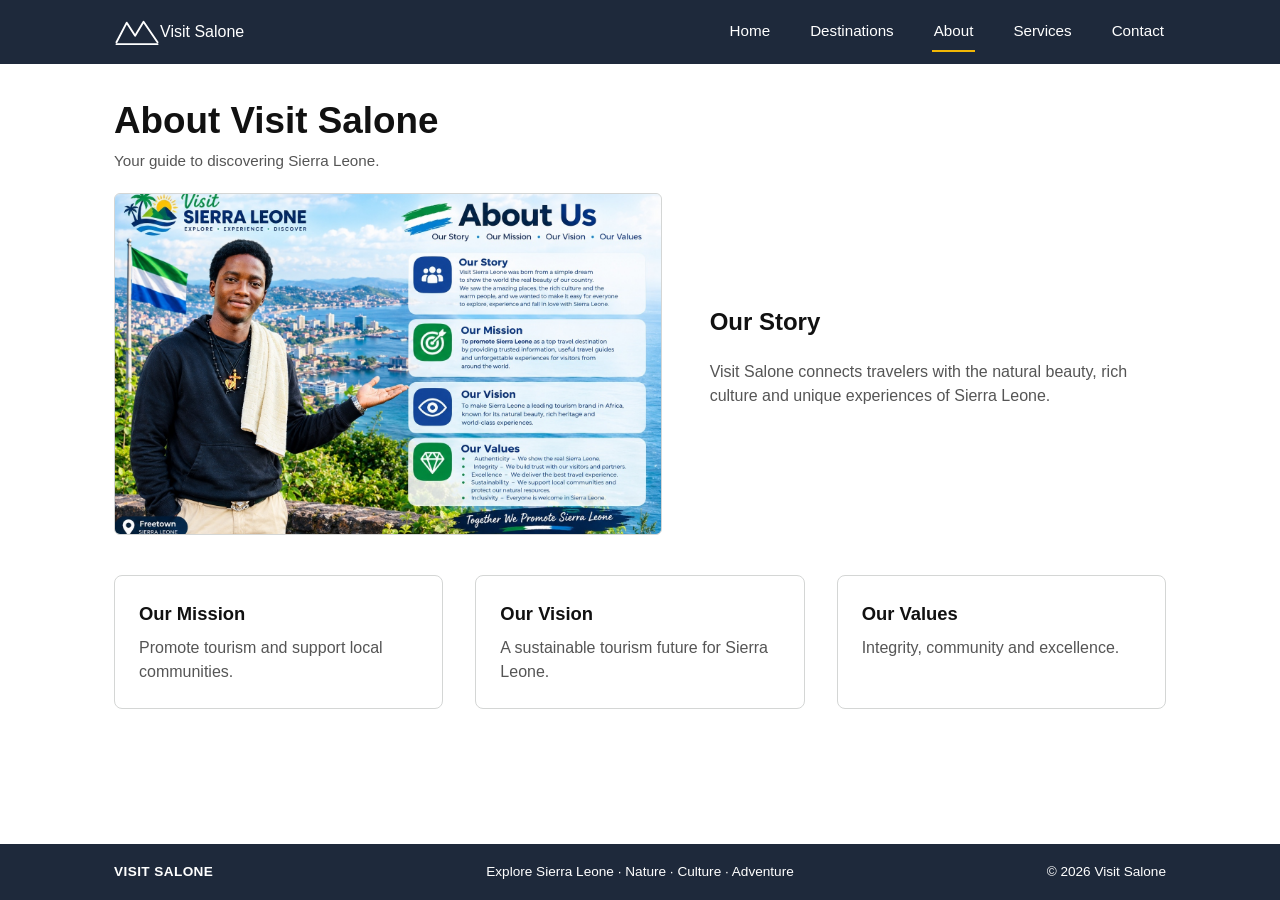
<file: about.html>
<!DOCTYPE html>
<html lang="en">
<head>
  <meta charset="UTF-8">
  <meta name="viewport" content="width=device-width, initial-scale=1">
  <title>About | Visit Salone</title>
  <meta name="description" content="Visit Salone: discover the destinations, culture and nature of Sierra Leone.">
  <link rel="stylesheet" href="css/style.css">
  <script src="js/script.js" defer></script>
</head>
<body>
<header class="site-header">
  <div class="container header-inner">
    <a class="logo" href="index.html" aria-label="Visit Salone home"><svg viewBox="0 0 46 30"
     width="46"
     height="30"
     xmlns="http://www.w3.org/2000/svg"
     aria-hidden="true">
    <!-- Mountain outline -->
    <polyline
        points="1,26 12,5 21,19 30,4 45,26"
        fill="none"
        stroke="#ffffff"
        stroke-width="2"
        stroke-linecap="round"
        stroke-linejoin="round"
    />

    <!-- Missing bottom line -->
    <line
        x1="1"
        y1="28"
        x2="45"
        y2="28"
        stroke="#ffffff"
        stroke-width="2"
        stroke-linecap="round"
    />
</svg><span>Visit Salone</span></a>
    <button class="nav-toggle" type="button" aria-expanded="false" aria-controls="site-nav" aria-label="Toggle navigation menu"><span></span><span></span><span></span></button>
    <nav class="site-nav" id="site-nav" aria-label="Main navigation">
      <ul class="nav-list">
        <li><a href="index.html">Home</a></li>
        <li><a href="destinations.html">Destinations</a></li>
        <li><a href="about.html" aria-current="page">About</a></li>
        <li><a href="services.html">Services</a></li>
        <li><a href="contact.html">Contact</a></li>
      </ul>
    </nav>
  </div>
</header>

<main id="main">
<section class="page-head">
  <div class="container">
    <h1>About Visit Salone</h1>
    <p>Your guide to discovering Sierra Leone.</p>
  </div>
</section>

<section class="container about-split" aria-label="Our story">
  <!-- IMAGE 1: ABOUT IMAGE — paste your image URL in src below -->
  <div class="image-container" data-label="About image">
    <a href="https://www.britannica.com/place/Freetown">
      <img src="images/about.jpg.jpg"alt="People and
     landscapes of Sierra Leone" loading="lazy"></a>
  </div>
  <div class="story">
    <h2>Our Story</h2>
    <p>Visit Salone connects travelers with the natural beauty, rich culture and unique experiences of Sierra Leone.</p>
  </div>
</section>

<section class="container" aria-label="Mission, vision and values">
  <div class="values-grid">
    <article class="info-card"><h3>Our Mission</h3><p>Promote tourism and support local communities.</p></article>
    <article class="info-card"><h3>Our Vision</h3><p>A sustainable tourism future for Sierra Leone.</p></article>
    <article class="info-card"><h3>Our Values</h3><p>Integrity, community and excellence.</p></article>
  </div>
</section>
</main>

<footer class="site-footer">
  <div class="container footer-inner">
    <div class="footer-brand">Visit Salone</div>
    <div class="footer-tagline">Explore Sierra Leone &middot; Nature &middot; Culture &middot; Adventure</div>
    <div class="footer-copy">&copy; 2026 Visit Salone</div>
  </div>
</footer>
</body>
</html>
</file>
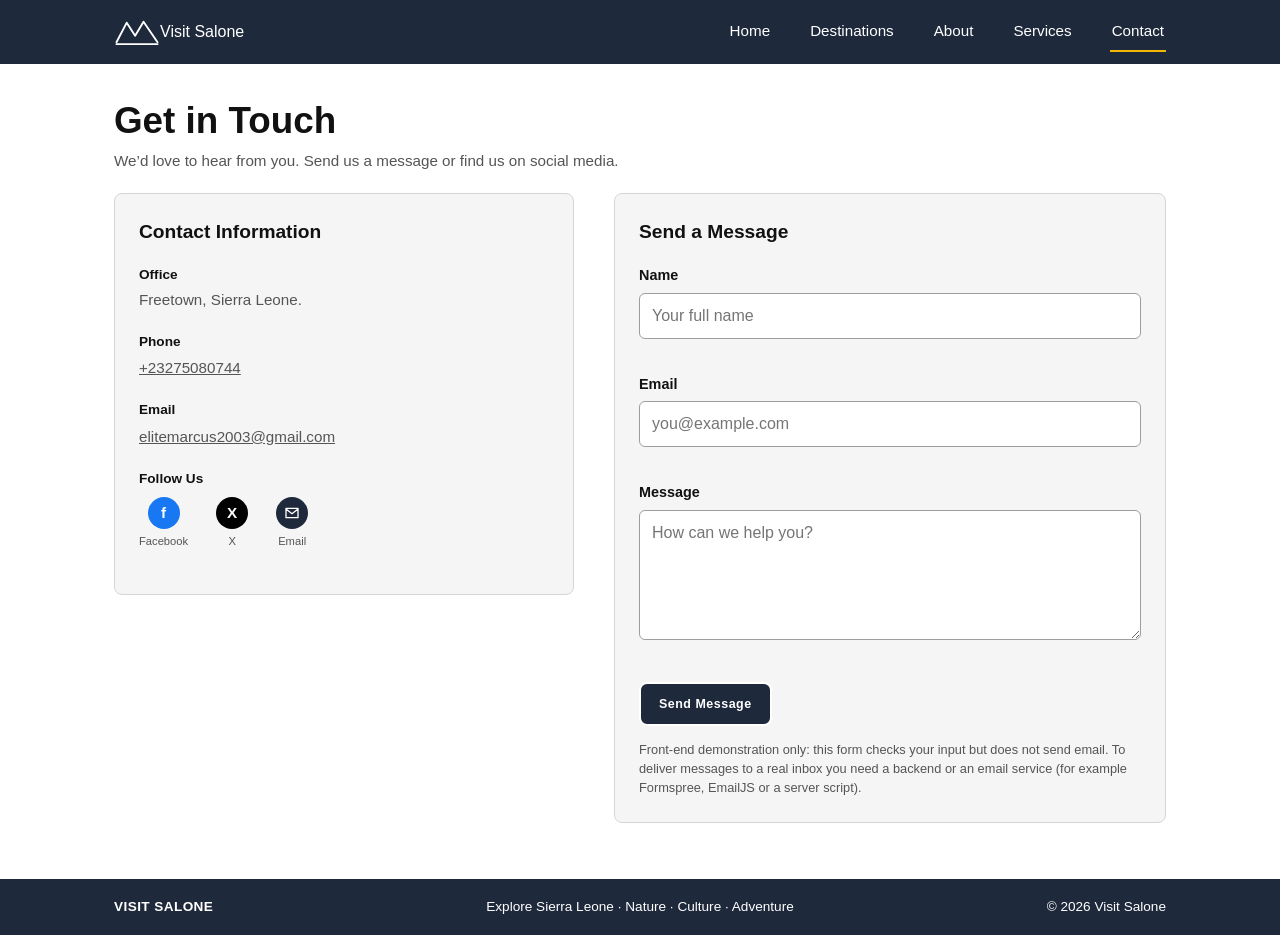
<file: contact.html>
<!DOCTYPE html>
<html lang="en">
<head>
  <meta charset="UTF-8">
  <meta name="viewport" content="width=device-width, initial-scale=1">
  <title>Contact | Visit Salone</title>
  <meta name="description" content="Visit Salone: discover the destinations, culture and nature of Sierra Leone.">
  <link rel="stylesheet" href="css/style.css">
  <script src="js/script.js" defer></script>
</head>
<body>
<header class="site-header">
  <div class="container header-inner">
    <a class="logo" href="index.html" aria-label="Visit Salone home"><svg viewBox="0 0 46 30"
     width="46"
     height="30"
     xmlns="http://www.w3.org/2000/svg"
     aria-hidden="true">
    <!-- Mountain outline -->
    <polyline
        points="1,26 12,5 21,19 30,4 45,26"
        fill="none"
        stroke="#ffffff"
        stroke-width="2"
        stroke-linecap="round"
        stroke-linejoin="round"
    />

    <!-- Missing bottom line -->
    <line
        x1="1"
        y1="28"
        x2="45"
        y2="28"
        stroke="#ffffff"
        stroke-width="2"
        stroke-linecap="round"
    />
</svg><span>Visit Salone</span></a>
    <button class="nav-toggle" type="button" aria-expanded="false" aria-controls="site-nav" aria-label="Toggle navigation 
    menu"><span></span><span></span><span></span></button>
    <nav class="site-nav" id="site-nav" aria-label="Main navigation">
      <ul class="nav-list">
        <li><a href="index.html">Home</a></li>
        <li><a href="destinations.html">Destinations</a></li>
        <li><a href="about.html">About</a></li>
        <li><a href="services.html">Services</a></li>
        <li><a href="contact.html" aria-current="page">Contact</a></li>
      </ul>
    </nav>
  </div>
</header>

<main id="main">
<section class="page-head">
  <div class="container">
    <h1>Get in Touch</h1>
    <p>We&rsquo;d love to hear from you. Send us a message or find us on social media.</p>
  </div>
</section>

<section class="container contact-grid" aria-label="Contact">
  <div class="contact-card">
    <h2>Contact Information</h2>
    <div class="contact-item"><h3>Office</h3><p>Freetown, Sierra Leone.</p></div>
    <div class="contact-item"><h3>Phone</h3><a href="tel:+23275080744">+23275080744</a></div>
    <div class="contact-item"><h3>Email</h3><a href="mailto:elitemarcus2003@gmail.com">elitemarcus2003@gmail.com</a></div>
    <div class="contact-item">
      <h3>Follow Us</h3>
      <ul class="social-list">
        <!-- SOCIAL LINKS: replace each PASTE_ URL with your real profile address -->
        <li><a href="https://www.facebook.com/" target="_blank" rel="noopener"><span class="social-icon fb" aria-hidden="true">f</span>Facebook</a></li>
        <li><a href="https://x.com/" target="_blank" rel="noopener"><span class="social-icon x" aria-hidden="true">X</span>X</a></li>
        <li><a href="mailto:elitemarcus2003@gmail.com"><span class="social-icon mail"><svg viewBox="0 0 24 24" aria-hidden="true"><path d="M3 5h18v14H3z M3 6l9 7 9-7" fill="none" stroke="#fff" stroke-width="2" stroke-linejoin="round"/></svg></span>Email</a></li>
      </ul>
    </div>
  </div>

  <div class="contact-card">
    <h2>Send a Message</h2>
    <form id="contact-form" novalidate>
      <div class="form-field">
        <label for="name">Name</label>
        <input type="text" id="name" name="name" placeholder="Your full name" autocomplete="name" aria-describedby="name-error" required>
        <p class="field-error" id="name-error"></p>
      </div>
      <div class="form-field">
        <label for="email">Email</label>
        <input type="email" id="email" name="email" placeholder="you@example.com" autocomplete="email" aria-describedby="email-error" required>
        <p class="field-error" id="email-error"></p>
      </div>
      <div class="form-field">
        <label for="message">Message</label>
        <textarea id="message" name="message" placeholder="How can we help you?" aria-describedby="message-error" required></textarea>
        <p class="field-error" id="message-error"></p>
      </div>
      <button class="btn" type="submit">Send Message</button>
      <p class="form-status" id="form-status" role="status" hidden></p>
      <p class="form-note">Front-end demonstration only: this form checks your input but does not send email. To deliver messages to a real inbox you need a backend or an email service (for example Formspree, EmailJS or a server script).</p>
    </form>
  </div>
</section>
</main>

<footer class="site-footer">
  <div class="container footer-inner">
    <div class="footer-brand">Visit Salone</div>
    <div class="footer-tagline">Explore Sierra Leone &middot; Nature &middot; Culture &middot; Adventure</div>
    <div class="footer-copy">&copy; 2026 Visit Salone</div>
  </div>
</footer>
</body>
</html>
</file>
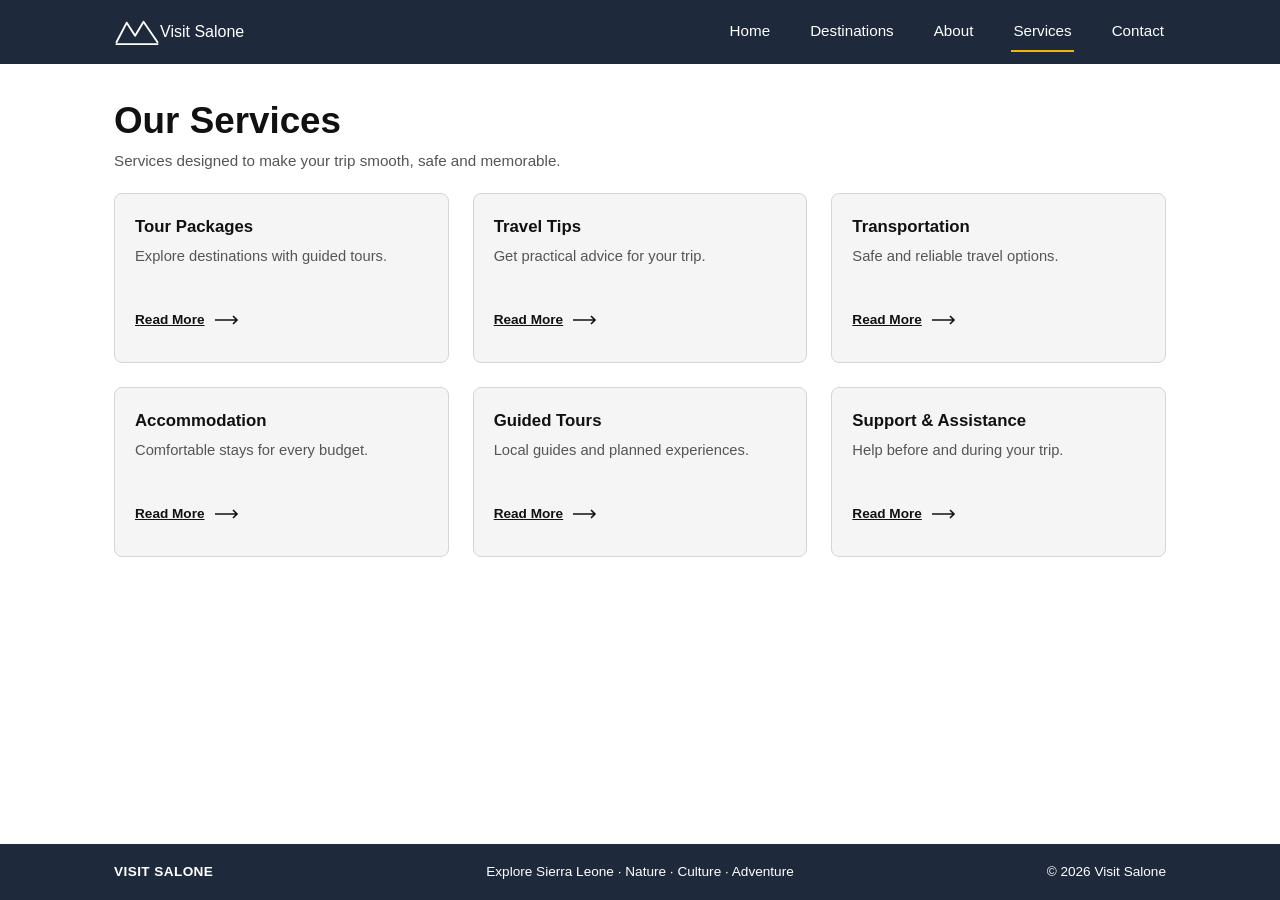
<file: services.html>
<!DOCTYPE html>
<html lang="en">
<head>
  <meta charset="UTF-8">
  <meta name="viewport" content="width=device-width, initial-scale=1">
  <title>Services | Visit Salone</title>
  <meta name="description" content="Visit Salone: discover the destinations, culture and nature of Sierra Leone.">
  <link rel="stylesheet" href="css/style.css">
  <script src="js/script.js" defer></script>
</head>
<body>
<header class="site-header">
  <div class="container header-inner">
    <a class="logo" href="index.html" aria-label="Visit Salone home"><svg viewBox="0 0 46 30"
     width="46"
     height="30"
     xmlns="http://www.w3.org/2000/svg"
     aria-hidden="true">
    <!-- Mountain outline -->
    <polyline
        points="1,26 12,5 21,19 30,4 45,26"
        fill="none"
        stroke="#ffffff"
        stroke-width="2"
        stroke-linecap="round"
        stroke-linejoin="round"
    />

    <!-- Missing bottom line -->
    <line
        x1="1"
        y1="28"
        x2="45"
        y2="28"
        stroke="#ffffff"
        stroke-width="2"
        stroke-linecap="round"
    />
</svg><span>Visit Salone</span></a>
    <button class="nav-toggle" type="button" aria-expanded="false" aria-controls="site-nav" aria-label="Toggle navigation menu"><span></span><span></span><span></span></button>
    <nav class="site-nav" id="site-nav" aria-label="Main navigation">
      <ul class="nav-list">
        <li><a href="index.html">Home</a></li>
        <li><a href="destinations.html">Destinations</a></li>
        <li><a href="about.html">About</a></li>
        <li><a href="services.html" aria-current="page">Services</a></li>
        <li><a href="contact.html">Contact</a></li>
      </ul>
    </nav>
  </div>
</header>

<main id="main">
<section class="page-head">
  <div class="container">
    <h1>Our Services</h1>
    <p>Services designed to make your trip smooth, safe and memorable.</p>
  </div>
</section>

<section class="container" aria-label="Services">
  <div class="service-grid">
    <article class="service-card">
      <div>
        <h2>Tour Packages</h2>
        <p>Explore destinations with guided tours.</p>
      </div>
      <button class="read-more" type="button" data-service="tour-packages" aria-haspopup="dialog
      "><a href="https://www.youtube.com/watch?v=Fv5XoeNM1dks">Read More</a><svg width="24" height="10" viewBox="0 0 24 10" aria-hidden="true"><path d="M0 5h22M18 1l4 4-4 4" fill="none" stroke="currentColor" stroke-width="1.6"/></svg><span class="sr-only"> about Tour Packages</span></button>
    </article>
    <article class="service-card">
      <div>
        <h2>Travel Tips</h2>
        <p>Get practical advice for your trip.</p>
      </div>
      <button class="read-more" type="button" data-service="travel-tips" aria-haspopup="dialog"
      ><a href="https://www.switsalone.com/5-things-to-book-before-you-land-in-freetown/">Read More</a> <svg width="24" height="10" viewBox="0 0 24 10" aria-hidden="true"><path d="M0 5h22M18 1l4 4-4 4" fill="none" stroke="currentColor" stroke-width="1.6"/></svg><span class="sr-only"> about Travel Tips</span></button>
    </article>
    <article class="service-card">
      <div>
        <h2>Transportation</h2>
        <p>Safe and reliable travel options.</p>
      </div>
      <button class="read-more" type="button" data-service="transportation" aria-haspopup="dialog"
      ><a href="https://www.britannica.com/place/Sierra-Leone/Resources-and-power">Read More</a> <svg width="24" height="10" viewBox="0 0 24 10" aria-hidden="true"><path d="M0 5h22M18 1l4 4-4 4" fill="none" stroke="currentColor" stroke-width="1.6"/></svg><span class="sr-only"> about Transportation</span></button>
    </article>
    <article class="service-card">
      <div>
        <h2>Accommodation</h2>
        <p>Comfortable stays for every budget.</p>
      </div>
      <button class="read-more" type="button" data-service="accommodation" aria-haspopup="dialog"
      ><a href="https://www.switsalone.com/sierra-leone-swiss-spirit-hotel-suites-freetown-has-an-unbeatable-holiday-deal/">Read More</a> <svg width="24" height="10" viewBox="0 0 24 10" aria-hidden="true"><path d="M0 5h22M18 1l4 4-4 4" fill="none" stroke="currentColor" stroke-width="1.6"/></svg><span class="sr-only"> about Accommodation</span></button>
    </article>
    <article class="service-card">
      <div>
        <h2>Guided Tours</h2>
        <p>Local guides and planned experiences.</p>
      </div>
      <button class="read-more" type="button" data-service="guided-tours" aria-haspopup="dialog"
      ><a href="https://www.traveldailynews.com/meetings-events/sierra-leone-prepares-africa-gastronomy-tourism-forum/">Read More</a> <svg width="24" height="10" viewBox="0 0 24 10" aria-hidden="true"><path d="M0 5h22M18 1l4 4-4 4" fill="none" stroke="currentColor" stroke-width="1.6"/></svg><span class="sr-only"> about Guided Tours</span></button>
    </article>
    <article class="service-card">
      <div>
        <h2>Support &amp; Assistance</h2>
        <p>Help before and during your trip.</p>
      </div>
      <button class="read-more" type="button" data-service="support" aria-haspopup="dialog"
      ><a href="https://www.switsalone.com/tbc-salone-profile-in-courage/">Read More</a> <svg width="24" height="10" viewBox="0 0 24 10" aria-hidden="true"><path d="M0 5h22M18 1l4 4-4 4" fill="none" stroke="currentColor" stroke-width="1.6"/></svg><span class="sr-only"> about Support &amp; Assistance</span></button>
    </article>
  </div>
</section>
</main>

<footer class="site-footer">
  <div class="container footer-inner">
    <div class="footer-brand">Visit Salone</div>
    <div class="footer-tagline">Explore Sierra Leone &middot; Nature &middot; Culture &middot; Adventure</div>
    <div class="footer-copy">&copy; 2026 Visit Salone</div>
  </div>
</footer>

<div class="modal" id="info-modal" role="dialog" aria-modal="true" aria-labelledby="modal-title" hidden>
  <div class="modal-panel">
    <button class="modal-close" type="button" data-modal-close aria-label="Close dialog">&times;</button>
    <h2 id="modal-title"></h2>
    <p class="modal-tag" id="modal-tag"></p>
    <p id="modal-text"></p>
    <ul id="modal-points"></ul>
    <a class="btn" id="modal-cta" href="contact.html"></a>
  </div>
</div>
</body>
</html>
</file>
<file: css/style.css>
/* ==========================================================
   Visit Salone — shared stylesheet (all five pages)
   Change header/footer colours here, in :root
   ========================================================== */
:root {
  --header-bg: #1E293B;   /* header background: change freely */
  --footer-bg: #1E293B;   /* footer background: change freely */
  --accent: #f2b705;
  --ink: #111111;
  --muted: #555555;
  --line: #d4d6d5;
  --soft: #f4f5f4;
  --placeholder: #e4e8e6;
  --radius: 8px;
  --max: 1100px;
}

*, *::before, *::after { box-sizing: border-box; }
html { scroll-behavior: smooth; }
body {
  margin: 0;
  background: #ffffff; /* page background must stay white */
  color: var(--ink);
  font-family: "Inter", "Segoe UI", Helvetica, Arial, sans-serif;
  line-height: 1.5;
  min-height: 100vh;
  display: flex;
  flex-direction: column;
}
main { flex: 1; }
img { max-width: 100%; }
a { color: inherit; }
h1, h2, h3, p { margin-top: 0; }
[hidden] { display: none !important; }
:focus-visible { outline: 3px solid var(--accent); outline-offset: 2px; }
.container { width: 100%; max-width: var(--max); margin: 0 auto; padding: 0 24px; }
.sr-only {
  position: absolute; width: 1px; height: 1px; margin: -1px; padding: 0;
  overflow: hidden; clip: rect(0 0 0 0); white-space: nowrap; border: 0;
}

/* ---------- Header ---------- */
.site-header { background: var(--header-bg); color: #fff; }
.header-inner {
  display: flex; align-items: center; justify-content: space-between;
  flex-wrap: wrap; min-height: 64px; gap: 8px 16px;
}
.logo {
    display: inline-flex;
    align-items: center;
    text-decoration: none;
    flex-shrink: 0;
}

.logo img {
    display: block;
    width: 180px;
    height: 40px;
    object-fit: contain;
}
.logo svg { width: 46px; height: 28px; flex: none; }
.nav-list { display: flex; gap: 36px; list-style: none; margin: 0; padding: 0; }
.nav-list a {
  display: inline-block; color: #fff; text-decoration: none;
  padding: 8px 2px; font-size: .95rem; border-bottom: 2px solid transparent;
}
.nav-list a:hover, .nav-list a[aria-current="page"] { border-bottom-color: var(--accent); }
.nav-toggle {
  display: none; background: transparent; border: 1px solid rgba(255,255,255,.6);
  border-radius: 6px; width: 44px; height: 40px; cursor: pointer; padding: 0;
  flex-direction: column; align-items: center; justify-content: center; gap: 5px;
}
.nav-toggle span { display: block; width: 20px; height: 2px; background: #fff; }

/* ---------- Page headings ---------- */
.page-head { padding: 36px 0 20px; }
.page-head h1 { font-size: clamp(1.7rem, 4vw, 2.3rem); font-weight: 800; line-height: 1.15; margin-bottom: 8px; }
.page-head p { color: var(--muted); font-size: .95rem; margin-bottom: 0; }

/* ---------- Image container (controls ALL image sizing) ---------- */
.image-container {
  position: relative; width: 100%; aspect-ratio: 16 / 9; overflow: hidden;
  background: var(--placeholder); border: 1px solid var(--line); border-radius: 6px;
}
.image-container::before {
  content: attr(data-label); position: absolute; inset: 0; display: grid; place-items: center;
  padding: 8px; text-align: center; color: #75807b; font-weight: 600; font-size: .8rem;
  letter-spacing: .05em; text-transform: uppercase;
}
.image-container img {
  position: absolute; inset: 0; display: block; width: 100%; height: 100%;
  object-fit: cover; object-position: center;
}
.image-container.img-missing img { display: none; }
.image-container.contain img { object-fit: contain; }

/* ---------- Buttons ---------- */
.btn {
  display: inline-block; background: var(--header-bg); color: #fff; text-decoration: none;
  border: 2px solid #fff; border-radius: 8px; padding: 10px 18px; min-height: 44px;
  font: inherit; font-size: .78rem; font-weight: 700; letter-spacing: .04em; cursor: pointer;
}
.btn:hover { background: #000; }

/* ---------- Cards ---------- */
.info-card {
  background: #fff; border: 1px solid var(--line); border-radius: var(--radius); padding: 24px;
}
.info-card h2, .info-card h3 { font-size: 1.15rem; font-weight: 700; margin-bottom: 8px; }
.info-card p { color: var(--muted); margin-bottom: 0; }

/* ---------- Home ---------- */
.hero { display: grid; grid-template-columns: 1.45fr 1fr; gap: 40px; align-items: center; }
.hero > * { min-width: 0; }
.hero-image { aspect-ratio: 16 / 8; background: #2d5a4b; color: #fff; }

/* =====================================
   VISIT SALONE — HERO IMAGE HOVER ZOOM
   ===================================== */

.hero-image {
    overflow: hidden;
    cursor: pointer;
}
.hero-image img {
    transition: transform 400ms cubic-bezier(0.2, 0.7, 0.3, 1);
    transform: scale(1);
    will-change: transform;
}
.hero-image:hover img {
    transform: scale(1.06);
}

/* Accessibility: disable animation if requested */
@media (prefers-reduced-motion: reduce) {
    .hero-image img {
        transition: none;
    }
}

/* =====================================
   ABOUT SECTION — IMAGE HOVER ZOOM
   ===================================== */

.about-split .image-container {
    overflow: hidden;
}

.about-split .image-container img {
    transition: transform 600ms cubic-bezier(0.2, 0.7, 0.3, 1);
    transform: scale(1);
}

.about-split .image-container:hover img {
    transform: scale(1.06);
}

/* Accessibility */
@media (prefers-reduced-motion: reduce) {
    .about-split .image-container img {
        transition: none;
    }
}


.hero-overlay {
    position: absolute;
    inset: 0;
    z-index: 1;
    display: flex;
    flex-direction: column;
    justify-content: space-between;
    align-items: center;
    padding: 20px;
    text-align: center;
    background: transparent;
}


.hero-overlay h2 {
    font-size: clamp(1.2rem, 2.6vw, 1.7rem);
    font-weight: 800;
    margin: 0;
    transform: translateY(145px);
    color: #f053c1;
}

/* Keep the tagline in its original position */
.hero-overlay .tagline {
    align-self: flex-start;
    margin: 0;
    font-size: .85rem;
    font-weight: 600;
    letter-spacing: .03em;
    text-align: center;
    color:#fefef9;
}


.feature-grid { display: grid; grid-template-columns: repeat(4, 1fr); gap: 24px; margin-top: 40px; }
.feature-card { display: block; text-decoration: none; text-align: center; min-width: 0; }
.feature-card .image-container { aspect-ratio: 16 / 9; }
.feature-card:hover .image-container { border-color: var(--header-bg); }
.card-name { display: block; margin-top: 14px; font-weight: 800; font-size: .95rem; text-transform: uppercase; }
.card-cat { display: block; font-size: .7rem; color: var(--muted); text-transform: uppercase; letter-spacing: .03em; }

/* ---------- Destinations ---------- */
.dest-grid { display: grid; grid-template-columns: repeat(3, 1fr); gap: 24px; }
.dest-card {
  display: block; width: 100%; min-width: 0; text-align: left; font: inherit; color: inherit;
  background: var(--soft); border: 1px solid var(--line); border-radius: var(--radius);
  padding: 16px; cursor: pointer;
}
.dest-card:hover { border-color: var(--header-bg); }
.dest-card .image-container { aspect-ratio: 16 / 8; }

/* ---------- About ---------- */
.about-split { display: grid; grid-template-columns: 1.2fr 1fr; gap: 48px; align-items: center; }
.about-split > * { min-width: 0; }
.about-split .image-container { aspect-ratio: 16 / 10; }
.story h2 { font-size: 1.5rem; font-weight: 700; }
.story p { color: var(--muted); }
.values-grid { display: grid; grid-template-columns: repeat(3, 1fr); gap: 32px; margin-top: 40px; }
.values-grid .info-card { min-height: 130px; }

/* ---------- Services ---------- */
.service-grid { display: grid; grid-template-columns: repeat(3, 1fr); gap: 24px; }
.service-card {
  display: flex; flex-direction: column; justify-content: space-between; gap: 24px; min-height: 170px;
  background: var(--soft); border: 1px solid var(--line); border-radius: var(--radius); padding: 20px; min-width: 0;
}
.service-card h2 { font-size: 1.05rem; font-weight: 700; margin-bottom: 6px; }
.service-card p { color: var(--muted); font-size: .92rem; margin: 0; }
.read-more {
  display: inline-flex; align-items: center; gap: 10px; align-self: flex-start;
  background: none; border: 0; padding: 8px 0; min-height: 44px; font: inherit; font-size: .85rem; font-weight: 700; cursor: pointer; color: var(--ink);
}
.read-more:hover { color: var(--header-bg); }

/* ---------- Contact ---------- */
.contact-grid { display: grid; grid-template-columns: 1fr 1.2fr; gap: 40px; align-items: start; }
.contact-grid > * { min-width: 0; }
.contact-card { background: var(--soft); border: 1px solid var(--line); border-radius: var(--radius); padding: 24px; }
.contact-card h2 { font-size: 1.2rem; font-weight: 700; margin-bottom: 18px; }
.contact-item { margin-bottom: 20px; }
.contact-item h3 { font-size: .85rem; font-weight: 700; margin-bottom: 4px; }
.contact-item p, .contact-item a { color: var(--muted); margin: 0; font-size: .95rem; overflow-wrap: anywhere; }
.social-list { display: flex; gap: 28px; list-style: none; margin: 8px 0 0; padding: 0; }
.social-list a { display: flex; flex-direction: column; align-items: center; gap: 4px; text-decoration: none; font-size: .7rem; }
.social-icon {
  display: grid; place-items: center; width: 32px; height: 32px; border-radius: 50%;
  color: #fff; font-weight: 800; font-size: .95rem;
}
.social-icon.fb { background: #1877f2; }
.social-icon.x { background: #000; }
.social-icon.mail { background: var(--header-bg); }
.social-icon svg { width: 16px; height: 16px; }
.form-field { margin-bottom: 18px; }
.form-field label { display: block; font-weight: 700; font-size: .9rem; margin-bottom: 6px; }
.form-field input, .form-field textarea {
  width: 100%; font: inherit; padding: 10px 12px; background: #fff; color: var(--ink);
  border: 1px solid #9a9f9c; border-radius: 6px;
}
.form-field textarea { min-height: 130px; resize: vertical; }
.form-field .invalid { border-color: #b3261e; }
.field-error { color: #b3261e; font-size: .82rem; margin: 4px 0 0; min-height: 1em; }
.form-status { margin: 16px 0 0; padding: 12px 14px; border-radius: 6px; background: #e8f4ee; border: 1px solid #9ccbb4; font-size: .9rem; }
.form-note { margin: 14px 0 0; font-size: .8rem; color: var(--muted); }

/* ---------- Modal ---------- */
.modal {
  position: fixed; inset: 0; z-index: 100; background: rgba(0,0,0,.55);
  display: flex; align-items: center; justify-content: center; padding: 20px;
}
.modal-panel {
  position: relative; background: #fff; width: 100%; max-width: 520px; max-height: 90vh;
  overflow-y: auto; border-radius: 10px; padding: 28px;
}
.modal-panel h2 { font-size: 1.4rem; margin-bottom: 4px; padding-right: 36px; }
.modal-tag { font-size: .75rem; font-weight: 700; text-transform: uppercase; color: var(--muted); letter-spacing: .04em; margin-bottom: 14px; }
.modal-panel ul { padding-left: 20px; color: var(--muted); }
.modal-close {
  position: absolute; top: 12px; right: 12px; width: 40px; height: 40px; border: 1px solid var(--line);
  background: #fff; border-radius: 50%; font-size: 1.4rem; line-height: 1; cursor: pointer;
}
body.modal-open { overflow: hidden; }

.toast {
  position: fixed; left: 50%; bottom: 24px; transform: translateX(-50%); z-index: 120;
  background: #111; color: #fff; padding: 12px 18px; border-radius: 8px; font-size: .9rem; max-width: 90vw;
}

/* ---------- Footer ---------- */
.site-footer { background: var(--footer-bg); color: #fff; margin-top: 56px; padding: 18px 0; font-size: .85rem; }
.footer-inner { display: grid; grid-template-columns: 1fr auto 1fr; align-items: center; gap: 12px; }
.footer-brand { font-weight: 800; letter-spacing: .03em; text-transform: uppercase; }
.footer-tagline { text-align: center; }
.footer-copy { text-align: right; }

/* ---------- Tablet ---------- */
@media (max-width: 960px) {
  .nav-list { gap: 20px; }
  .feature-grid { grid-template-columns: repeat(2, 1fr); }
  .dest-grid, .service-grid { grid-template-columns: repeat(2, 1fr); }
  .values-grid { grid-template-columns: repeat(2, 1fr); gap: 24px; }
  .about-split { gap: 28px; }
  .hero { gap: 24px; }
}

/* ---------- Mobile ---------- */
@media (max-width: 760px) {
  .nav-toggle { display: flex; }
  .site-nav { display: none; width: 100%; order: 3; padding-bottom: 10px; }
  .site-nav.open { display: block; }
  .nav-list { flex-direction: column; gap: 0; }
  .nav-list a { display: block; padding: 12px 2px; border-bottom: 1px solid rgba(255,255,255,.2); }
  .hero, .about-split, .contact-grid { grid-template-columns: 1fr; }
  .hero-image { aspect-ratio: 4 / 3; }
  .footer-inner { grid-template-columns: 1fr; text-align: center; }
  .footer-copy { text-align: center; }
}
@media (max-width: 560px) {
  .container { padding: 0 16px; }
  .feature-grid, .dest-grid, .service-grid, .values-grid { grid-template-columns: 1fr; }
}

/* SERVICES: HOVER ZOOM AND COLOR CHANGE */

.service-card {
    transition:
        transform 300ms ease,
        background-color 300ms ease,
        border-color 300ms ease,
        box-shadow 300ms ease;
}

.service-card:hover {
    transform: scale(1.025);
    background-color: #e4f2e8;
    border-color: #8fbea0;
    box-shadow: 0 8px 20px rgba(23, 76, 56, 0.12);
}

/* Read More link */
.service-card .read-more {
    display: inline-flex;
    align-items: center;
    gap: 10px;
    text-decoration: none;
    cursor: pointer;
}

/* Animate the arrow */
.service-card .read-more span {
    display: inline-block;
    transition: transform 300ms ease;
}

.service-card:hover .read-more span {
    transform: translateX(5px);
}

/* Accessibility */
@media (prefers-reduced-motion: reduce) {
    .service-card,
    .service-card .read-more span {
        transition: none;
    }

    .service-card:hover {
        transform: none;
    }
}

/* ==========================================
   VISIT SALONE — NATIVE PAGE TRANSITIONS
   Subtle, fast, browser-powered navigation
   ========================================== */

@view-transition {
    navigation: auto;
}

@media (prefers-reduced-motion: no-preference) {
    ::view-transition-old(root),
    ::view-transition-new(root) {
        animation-duration: 100ms;
        animation-timing-function: ease-out;
    }
}

@media (prefers-reduced-motion: reduce) {
    ::view-transition-old(root),
    ::view-transition-new(root) {
        animation: none;
    }
}
</file>
